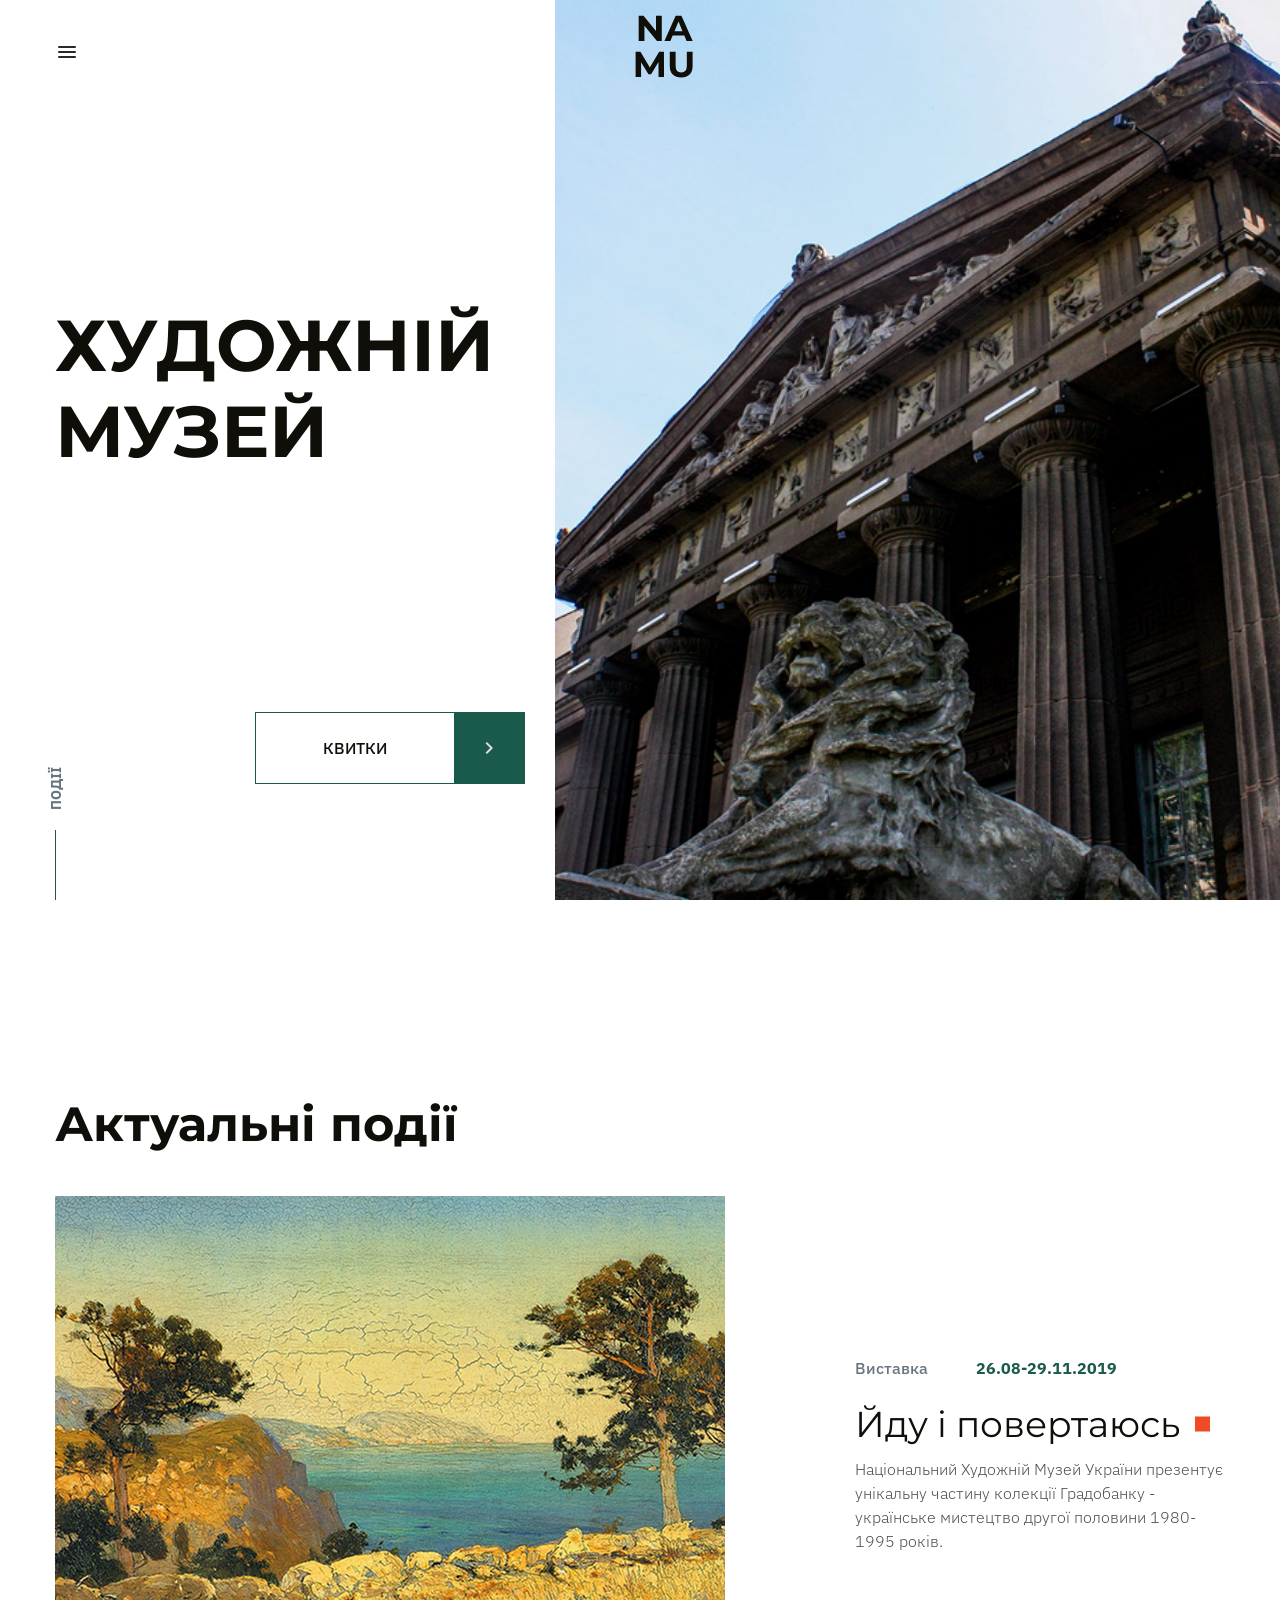
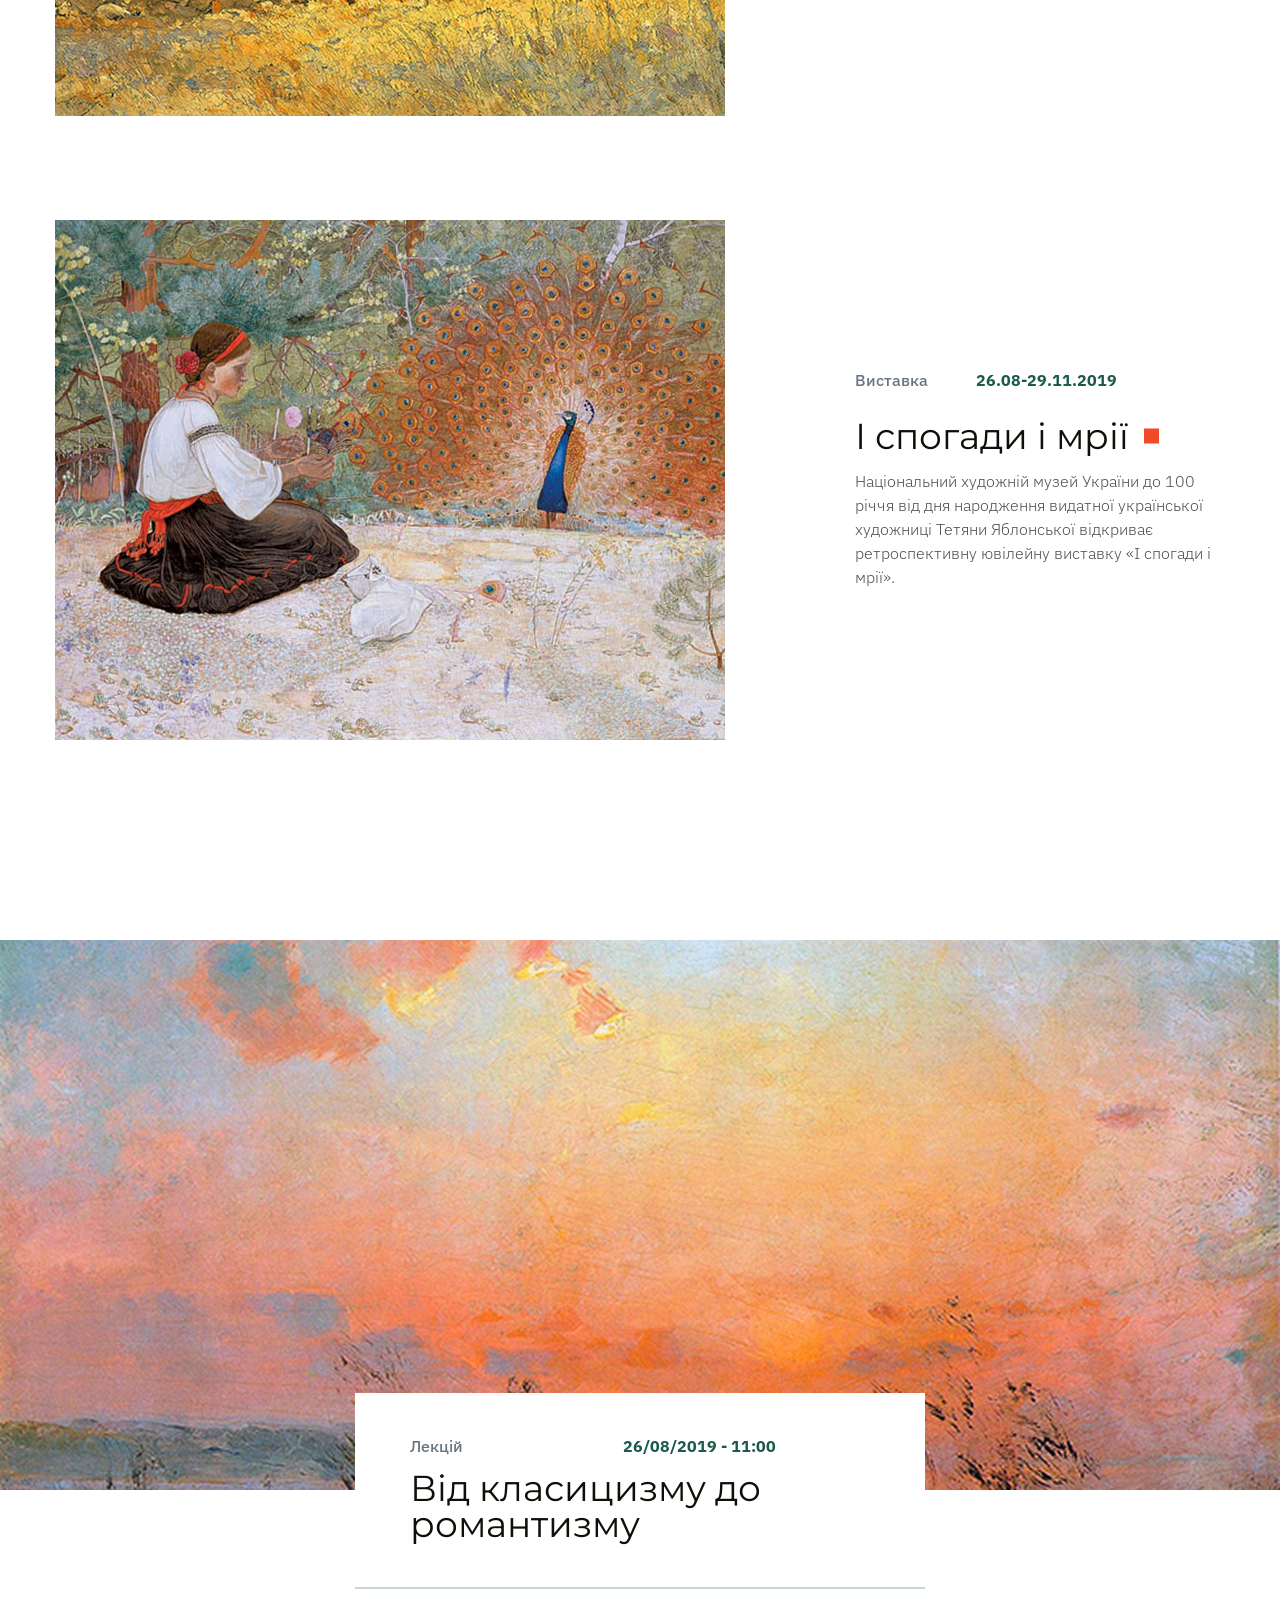
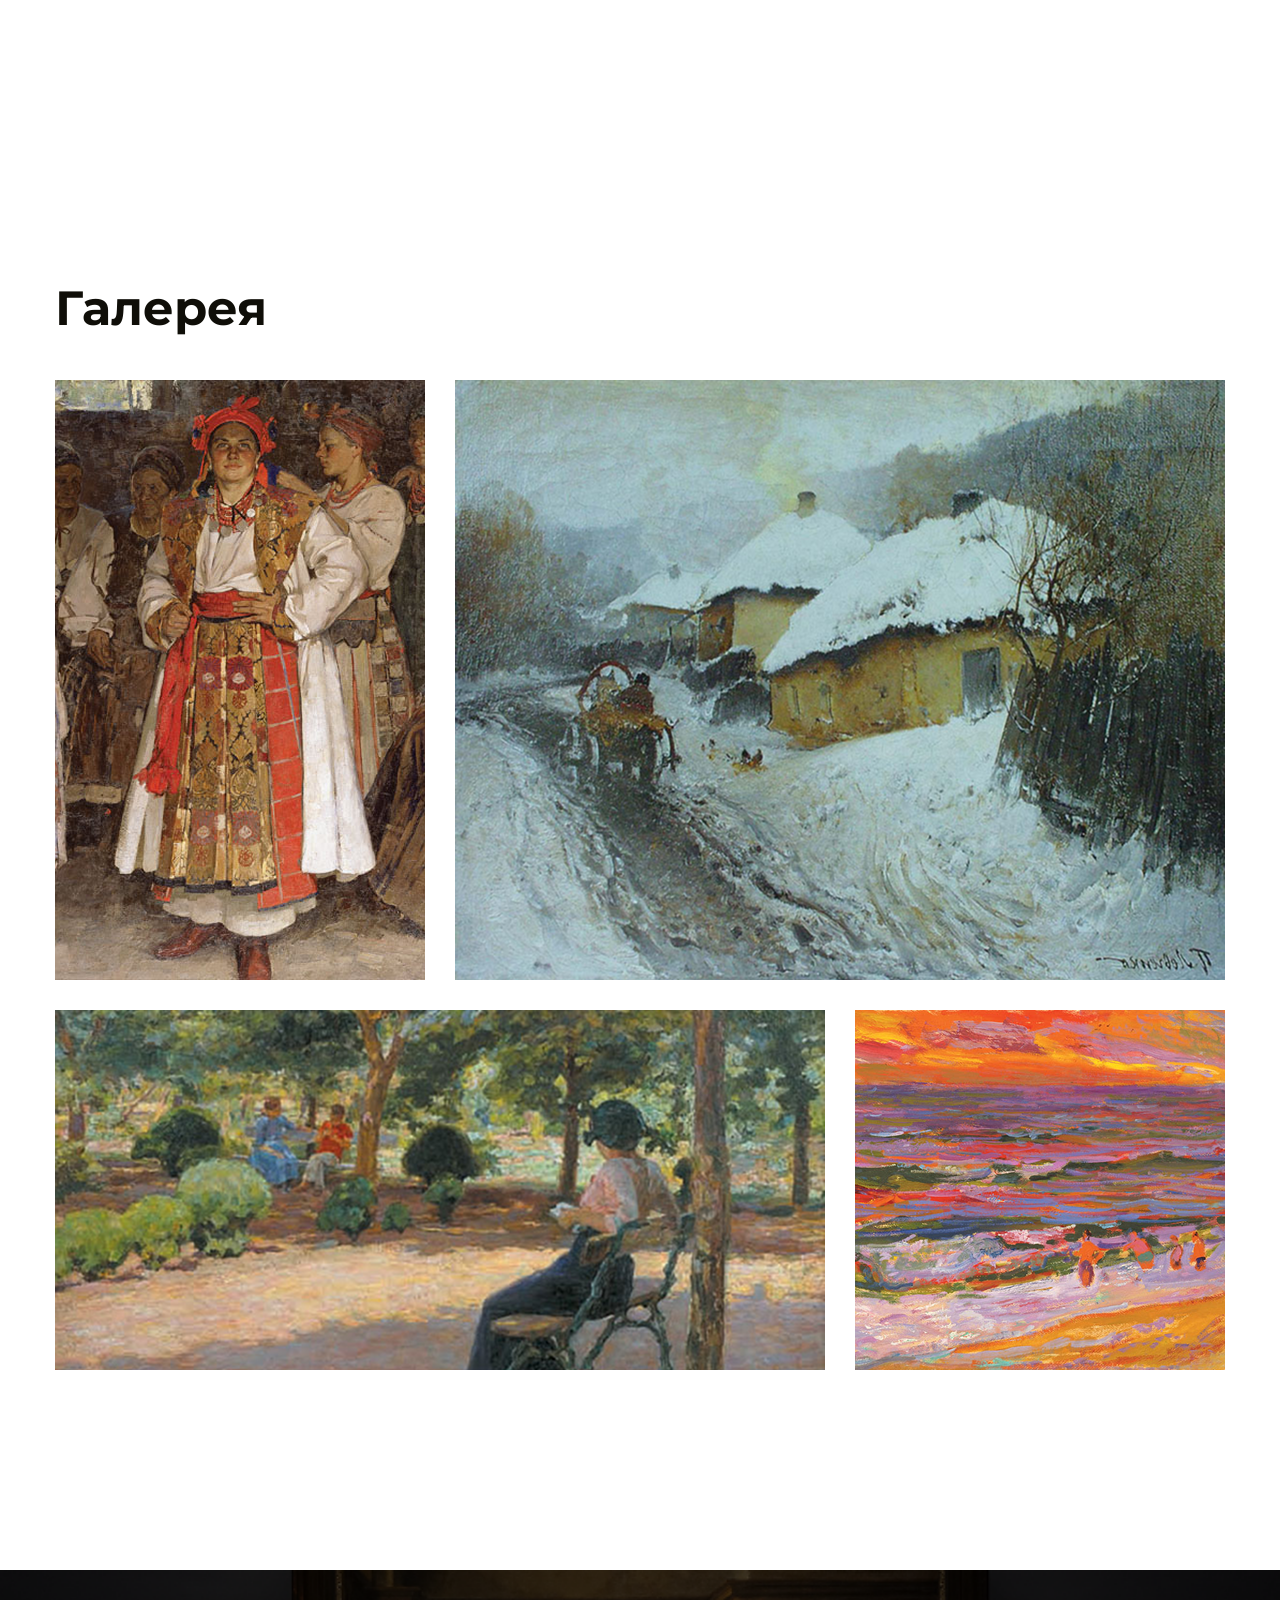
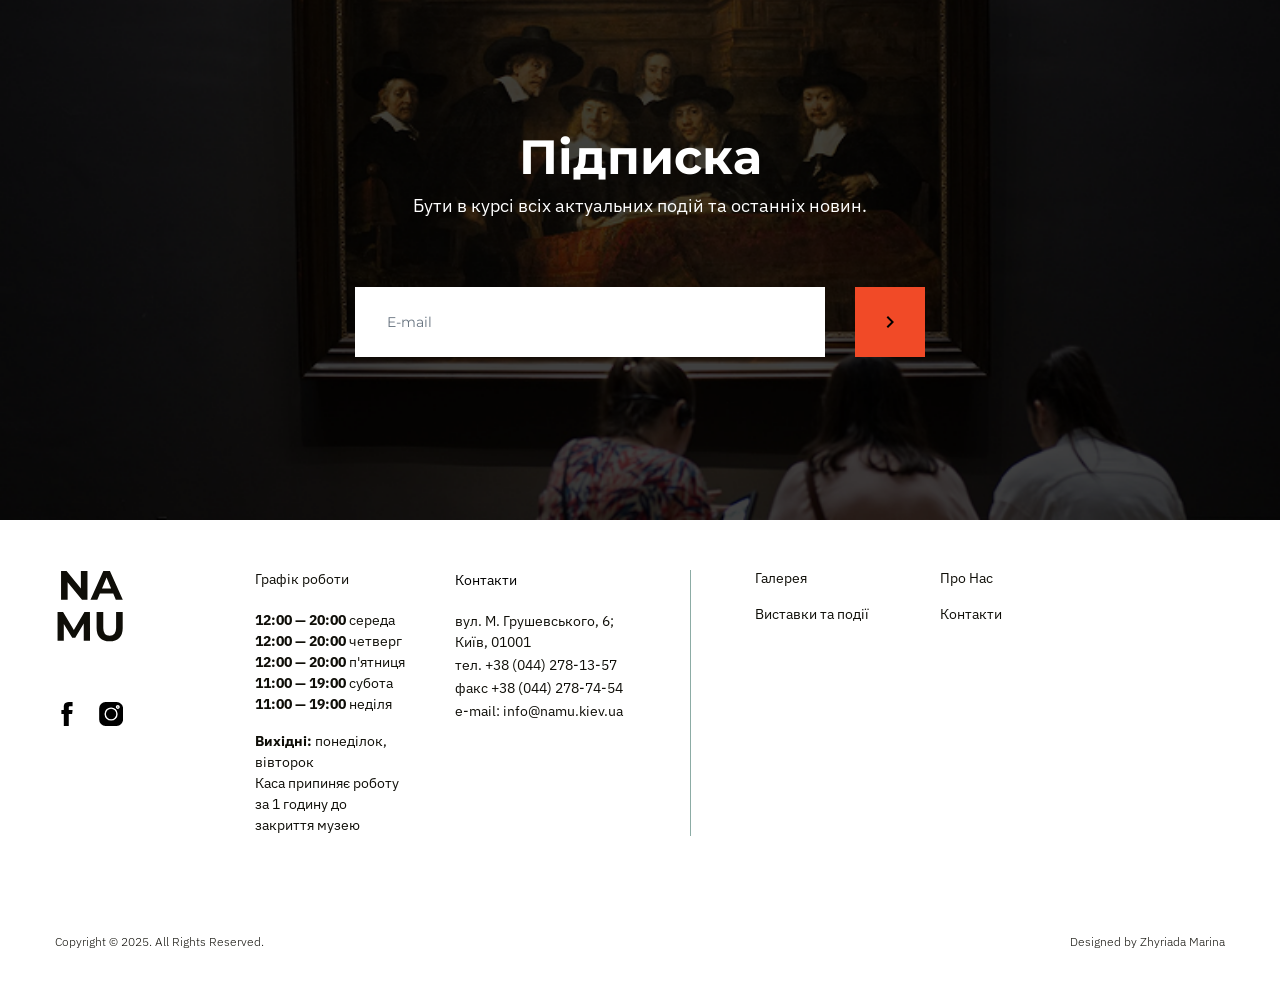
<file: index.html>
<!DOCTYPE html><html lang=en class=page><link rel=stylesheet href=Museum.fde1c7c9.css><meta charset=UTF-8><meta name=viewport content="width=device-width, initial-scale=1.0"><title>NAMU</title><link rel=stylesheet href=Museum.2abd8e80.css><link rel=icon type=image/svg href=NA%20MU.80e501b5.svg><body class=page__body>
    <header class=header>
      <div class=header__left-side>
        <div class="header__burger header__burger--desktop">
          <a href=#menu class="icon icon--burger"></a>
        </div>

        <h1 class=header__text-logo>ХУДОЖНІЙ МУЗЕЙ</h1>
        <div class=header__tickets-events>
          <a href=#actual-events class=header__button>
            <p class=header__tickets>Квитки</p>
            <div class=header__interaction></div>
          </a>
          <a href=#actual-events class=header__events></a>
        </div>
      </div>
      <div class=header__right-side>
        <div class=header__up-side>
          <div class="header__burger header__burger--mobile">
            <a href=#menu class="icon icon--burger"></a>
          </div>
          <a href=# class=header__logo>
            <img src=NA%20MU.80e501b5.svg alt=NAMU>
          </a>
          <div></div>
        </div>
      </div>
    </header>
    <aside class=page__menu id=menu>
      <div class=menu>
        <div class=container>
          <div class=menu__content>
            <div class=menu__left-side>
              <a href=# class="icon icon--close menu__close"></a>
              <nav aria-label="Головне меню" class="nav nav--header">
                <ul class="nav__list nav__list--header">
                  <li class=nav__item>
                    <a class="nav__link nav__link--header" href=#gallery>
                      Галерея
                    </a>
                  </li>
                  <li class=nav__item>
                    <a class="nav__link nav__link--header" href=#actual-events>
                      Виставки та події
                    </a>
                  </li>
                </ul>
                <ul class="nav__list nav__list--header">
                  <li class=nav__item>
                    <a class="nav__link nav__link--header" href=#about-us>
                      Про Нас
                    </a>
                  </li>
                  <li class=nav__item>
                    <a class="nav__link nav__link--header" href=#contacts>
                      Контакти
                    </a>
                  </li>
                </ul>
              </nav>
            </div>
            <div class=menu__center-side></div>
            <div class="menu__right-side schedule">
              <div class=schedule__top>Графік роботи</div>
              <div class="schedule__bottom schedule__bottom--header">
                <div class=schedule__work-days>
                  <p>
                    <strong>12:00 — 20:00</strong>
                    <span class=schedule__time-day>середа</span>
                  </p>
                  <p>
                    <strong>12:00 — 20:00</strong>
                    <span class=schedule__time-day>четверг</span>
                  </p>
                  <p>
                    <strong>12:00 — 20:00</strong>
                    <span class=schedule__time-day>п'ятниця</span>
                  </p>
                  <p>
                    <strong>11:00 — 19:00</strong>
                    <span class=schedule__time-day>субота</span>
                  </p>
                  <p>
                    <strong>11:00 — 19:00</strong>
                    <span class=schedule__time-day>неділя</span>
                  </p>
                </div>
                <div class=schedule__days-off>
                  <p>
                    <strong>Вихідні:</strong>
                    понеділок, вівторок
                  </p>
                  <p>Каса припиняє роботу за 1 годину до закриття музею</p>
                </div>
              </div>
            </div>
          </div>
        </div>
      </div>
    </aside>
    <main class=main>
      <section class="actual-events section" id=actual-events>
        <div class=container>
          <h2 class=section__title>Актуальні події</h2>
          <div class=actual-events__content>
            <article class=actual-events__event>
              <a href=# class=event>
                <img src=go-and-back.ac3e4b58.png alt="Виставка: Йду і повертаюсь" class=event__photo>
                <div class=event__details>
                  <div class=event__details-content>
                    <div class=event__dates>
                      <p class=event__label>Виставка</p>
                      <p class=event__date>26.08-29.11.2019</p>
                    </div>
                    <h3 class=event__title>Йду і повертаюсь</h3>
                    <p class=event__info>
                      Національний Художній Музей України презентує унікальну
                      частину колекції Градобанку - українське мистецтво другої
                      половини 1980-1995 років.
                    </p>
                  </div>
                </div>
              </a>
            </article>
            <article class=actual-events__event>
              <a href=# class=event>
                <img src=memories-and-dream.3175f1c1.png alt="Виставка: І спогади і мрії" class=event__photo>
                <div class=event__details>
                  <div class=event__details-content>
                    <div class=event__dates>
                      <p class=event__label>Виставка</p>
                      <p class=event__date>26.08-29.11.2019</p>
                    </div>
                    <h3 class=event__title>І спогади і мрії</h3>
                    <p class=event__info>
                      Національний художній музей України до 100 річчя від дня
                      народження видатної української художниці Тетяни
                      Яблонської відкриває ретроспективну ювілейну виставку «І
                      спогади і мрії».
                    </p>
                  </div>
                </div>
              </a>
            </article>
          </div>
        </div>
      </section>
      <section class="lection section">
        <div class=lection__photo></div>
        <div class="container lection__content">
          <article class=lection__details>
            <div class=lection__data>
              <p class=lection__label>Лекцій</p>
              <p class=lection__date>26/08/2019 - 11:00</p>
            </div>
            <h3 class=lection__title>Від класицизму до романтизму</h3>
          </article>
        </div>
      </section>

      <section id=gallery class="gallery section">
        <div class=container>
          <h2 class=section__title>Галерея</h2>
          <div class=gallery__content>
            <img src=ukraine-woman.2ef269ee.png alt=ukraine-woman class="gallery__photo gallery__photo--short gallery__photo--tall">
            <img src=home.cde4d4a1.png alt=home class="gallery__photo gallery__photo--long gallery__photo--tall">
            <img src=chair.9b63fbb7.png alt=chair class="gallery__photo gallery__photo--long gallery__photo--small">
            <img src=sea.ba88921f.png alt=sea class="gallery__photo gallery__photo--short gallery__photo--small">
          </div>
          <div class=swiper>
            <div class=swiper-wrapper>
              <div class=swiper-slide>
                <img src=ukraine-woman.2ef269ee.png alt=ukraine-woman class=swiper__photo>
              </div>

              <div class=swiper-slide>
                <img src=home.cde4d4a1.png alt=home class=swiper__photo>
              </div>

              <div class=swiper-slide>
                <img src=chair.9b63fbb7.png alt=chair class=swiper__photo>
              </div>

              <div class=swiper-slide>
                <img src=sea.ba88921f.png alt=sea class=swiper__photo>
              </div>
            </div>
            <div class=swiper-pagination></div>
          </div>
        </div>
      </section>
      <section id=about-us class="section subscription">
        <div class=container>
          <div class=subscription__content>
            <form class=subscription__form method=post onsubmit="this.reset(); return false;">
              <h2 class=subscription__title>Підписка</h2>
              <p class=subscription__info>
                Бути в курсі всіх актуальних подій та останніх новин.
              </p>
              <div class=subscription__email>
                <input class=subscription__input type=email required placeholder=E-mail name=email>
                <button class=subscription__target></button>
              </div>
            </form>
          </div>
        </div>
      </section>
    </main>
    <footer class=footer>
      <div class=container>
        <div class=footer__content>
          <div class=footer__logo-socials>
            <a href=# class=footser__logo-link>
              <img class=footer__logo src=NA%20MU.80e501b5.svg alt=NAMU>
            </a>
            <div class=footer__socials>
              <a href=https://www.facebook.com/ class="icon icon--facebook" target=_blank></a>
              <a href=https://www.instagram.com/ class="icon icon--instagram" target=_blank></a>
            </div>
          </div>
          <div class="footer__schedule schedule">
            <div class=schedule__top>Графік роботи</div>
            <div class=schedule__bottom>
              <div class=schedule__work-days>
                <p>
                  <strong>12:00 — 20:00</strong>
                  <span class=schedule__time-day>середа</span>
                </p>
                <p>
                  <strong>12:00 — 20:00</strong>
                  <span class=schedule__time-day>четверг</span>
                </p>
                <p>
                  <strong>12:00 — 20:00</strong>
                  <span class=schedule__time-day>п'ятниця</span>
                </p>
                <p>
                  <strong>11:00 — 19:00</strong>
                  <span class=schedule__time-day>субота</span>
                </p>
                <p>
                  <strong>11:00 — 19:00</strong>
                  <span class=schedule__time-day>неділя</span>
                </p>
              </div>
              <div class=schedule__days-off>
                <p>
                  <strong>Вихідні:</strong>
                  понеділок, вівторок
                </p>
                <p>Каса припиняє роботу за 1 годину до закриття музею</p>
              </div>
            </div>
          </div>
          <div id=contacts class=footer__contact>
            <div class=footer__contant-top>Контакти</div>
            <div class=footer__contact-info>
              <a href="https://www.google.com/maps/place/вулиця+Михайла+Грушевського,+6,+Київ,+02000/data=!4m2!3m1!1s0x40d4ce52445a8315:0x5e30ef474eddac89?sa=X&amp;ved=1t:242&amp;ictx=111" target=_blank class=footer__contact-data>
                вул. М. Грушевського, 6; Київ, 01001
              </a>
              <a href="tel:+38 (044) 278-13-57" class=footer__contact-data>
                тел. +38 (044) 278-13-57
              </a>
              <a href="tel:+38 (044) 278-74-54" class=footer__contact-data>
                факс +38 (044) 278-74-54
              </a>
              <a href=mailto:info@namu.kiev.ua class="footer__contact-data footer__contact-data--email">
                e-mail: info@namu.kiev.ua
              </a>
            </div>
            <a href=# class=footer__go-up></a>
          </div>
          <div class=footer__center></div>
          <nav aria-label="Навігація у футері" class="footer__nav nav nav--footer">
            <ul class="nav__list nav__list--footer">
              <li class=nav__item>
                <a class="nav__link nav__link--footer" href=#gallery>
                  Галерея
                </a>
              </li>
              <li class=nav__item>
                <a class="nav__link nav__link--footer" href=#actual-events>
                  Виставки та події
                </a>
              </li>
            </ul>
            <ul class="nav__list nav__list--footer">
              <li class=nav__item>
                <a class="nav__link nav__link--footer" href=#about-us>
                  Про Нас
                </a>
              </li>
              <li class=nav__item>
                <a class="nav__link nav__link--footer" href=#contacts>
                  Контакти
                </a>
              </li>
            </ul>
          </nav>
          <div class=footer__adition-info>
            <p class=footer__designed>Designed by Zhyriada Marina</p>
            <p class=footer__copyright>
              Copyright © 2025. All Rights Reserved.
            </p>
          </div>
        </div>
      </div>
    </footer>
    <script src=https://cdn.jsdelivr.net/npm/swiper@10/swiper-bundle.min.js></script>
    <script src=Museum.5bed5013.js defer nomodule></script><script src=Museum.63e7c05f.js type=module defer></script>
</file>
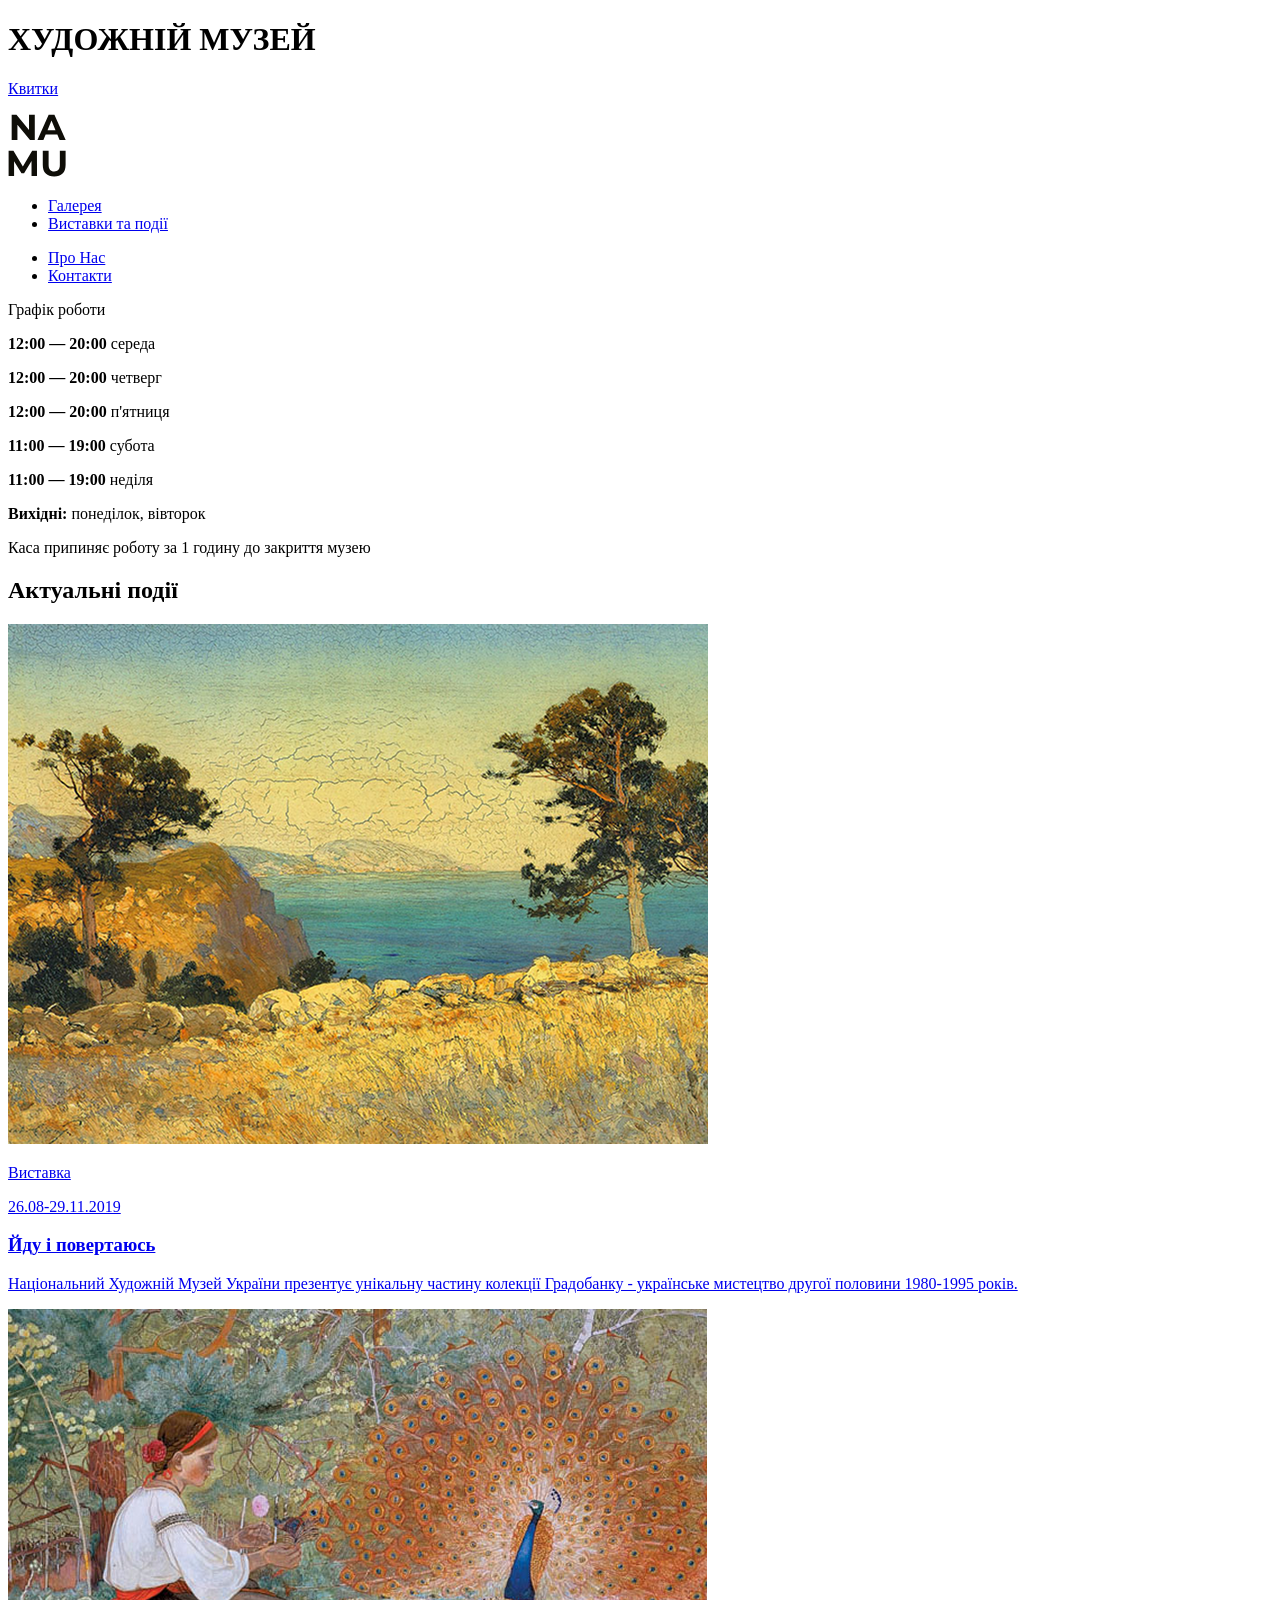
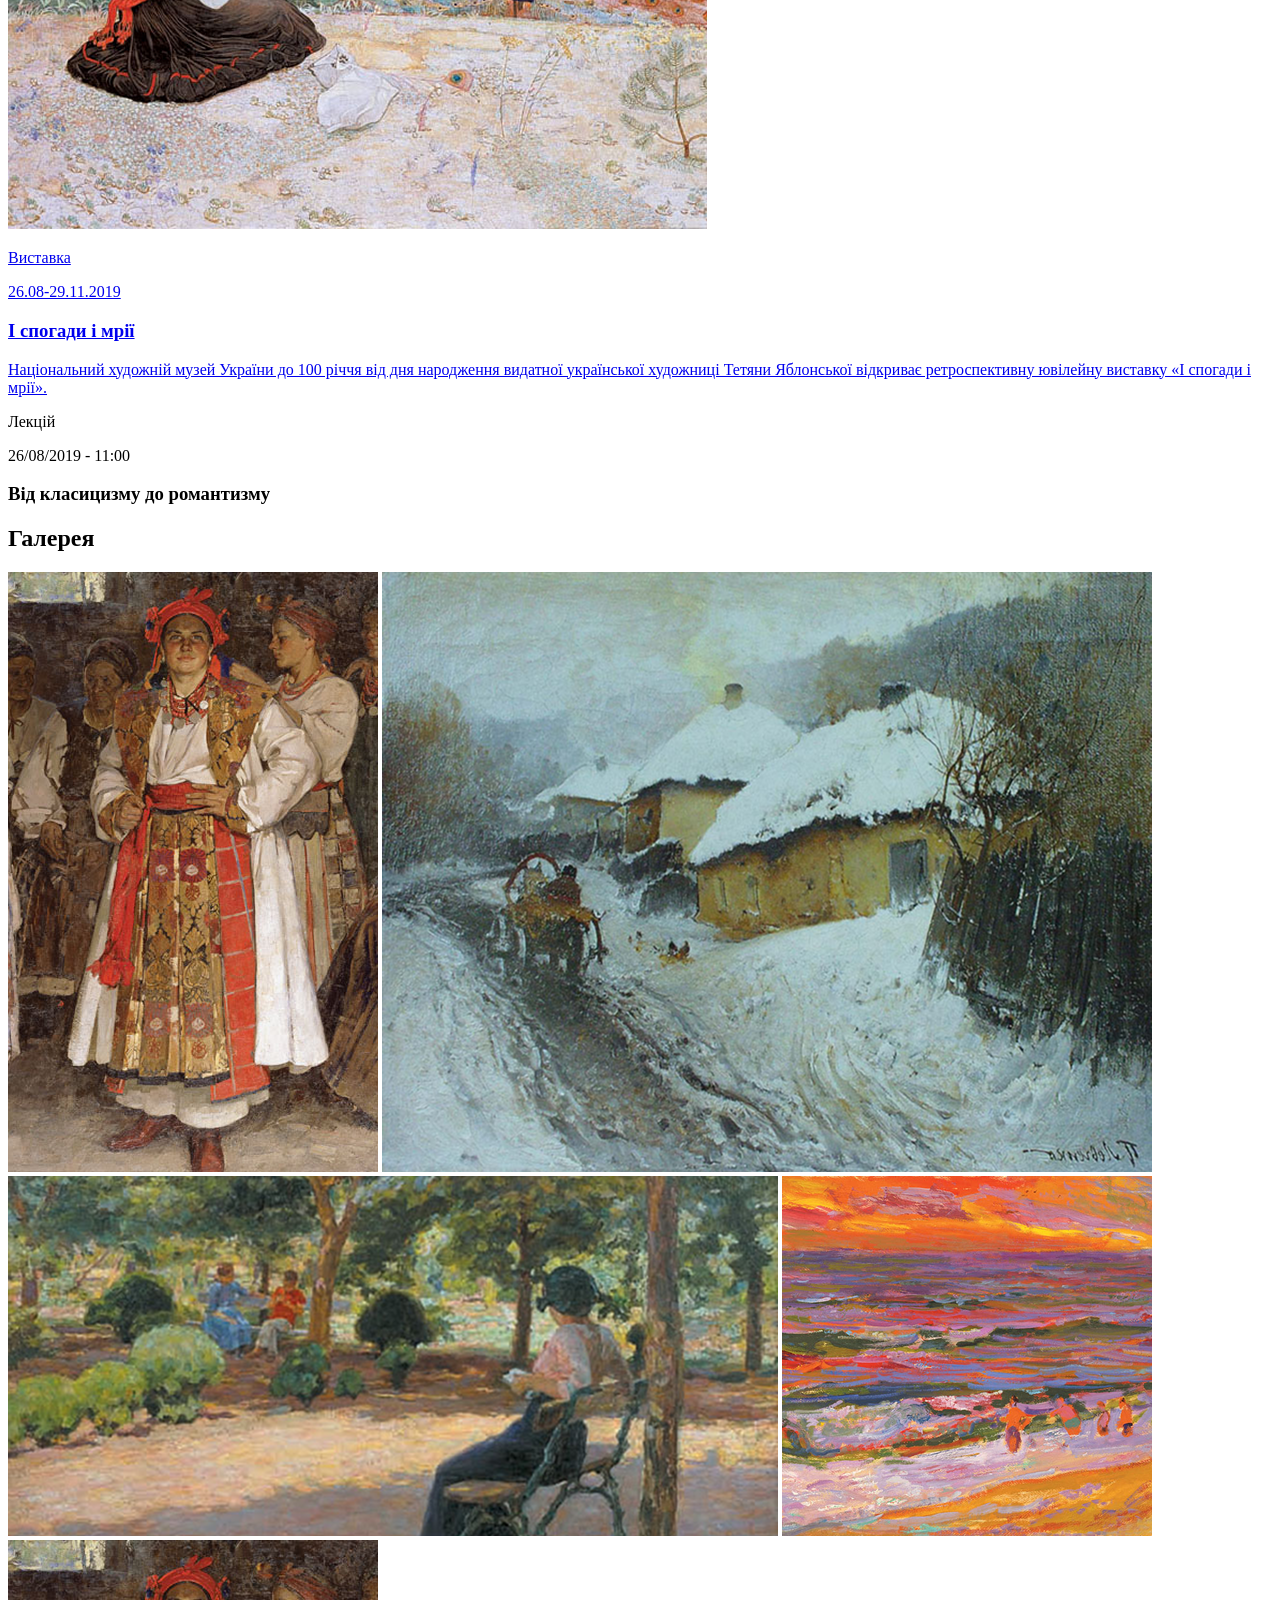
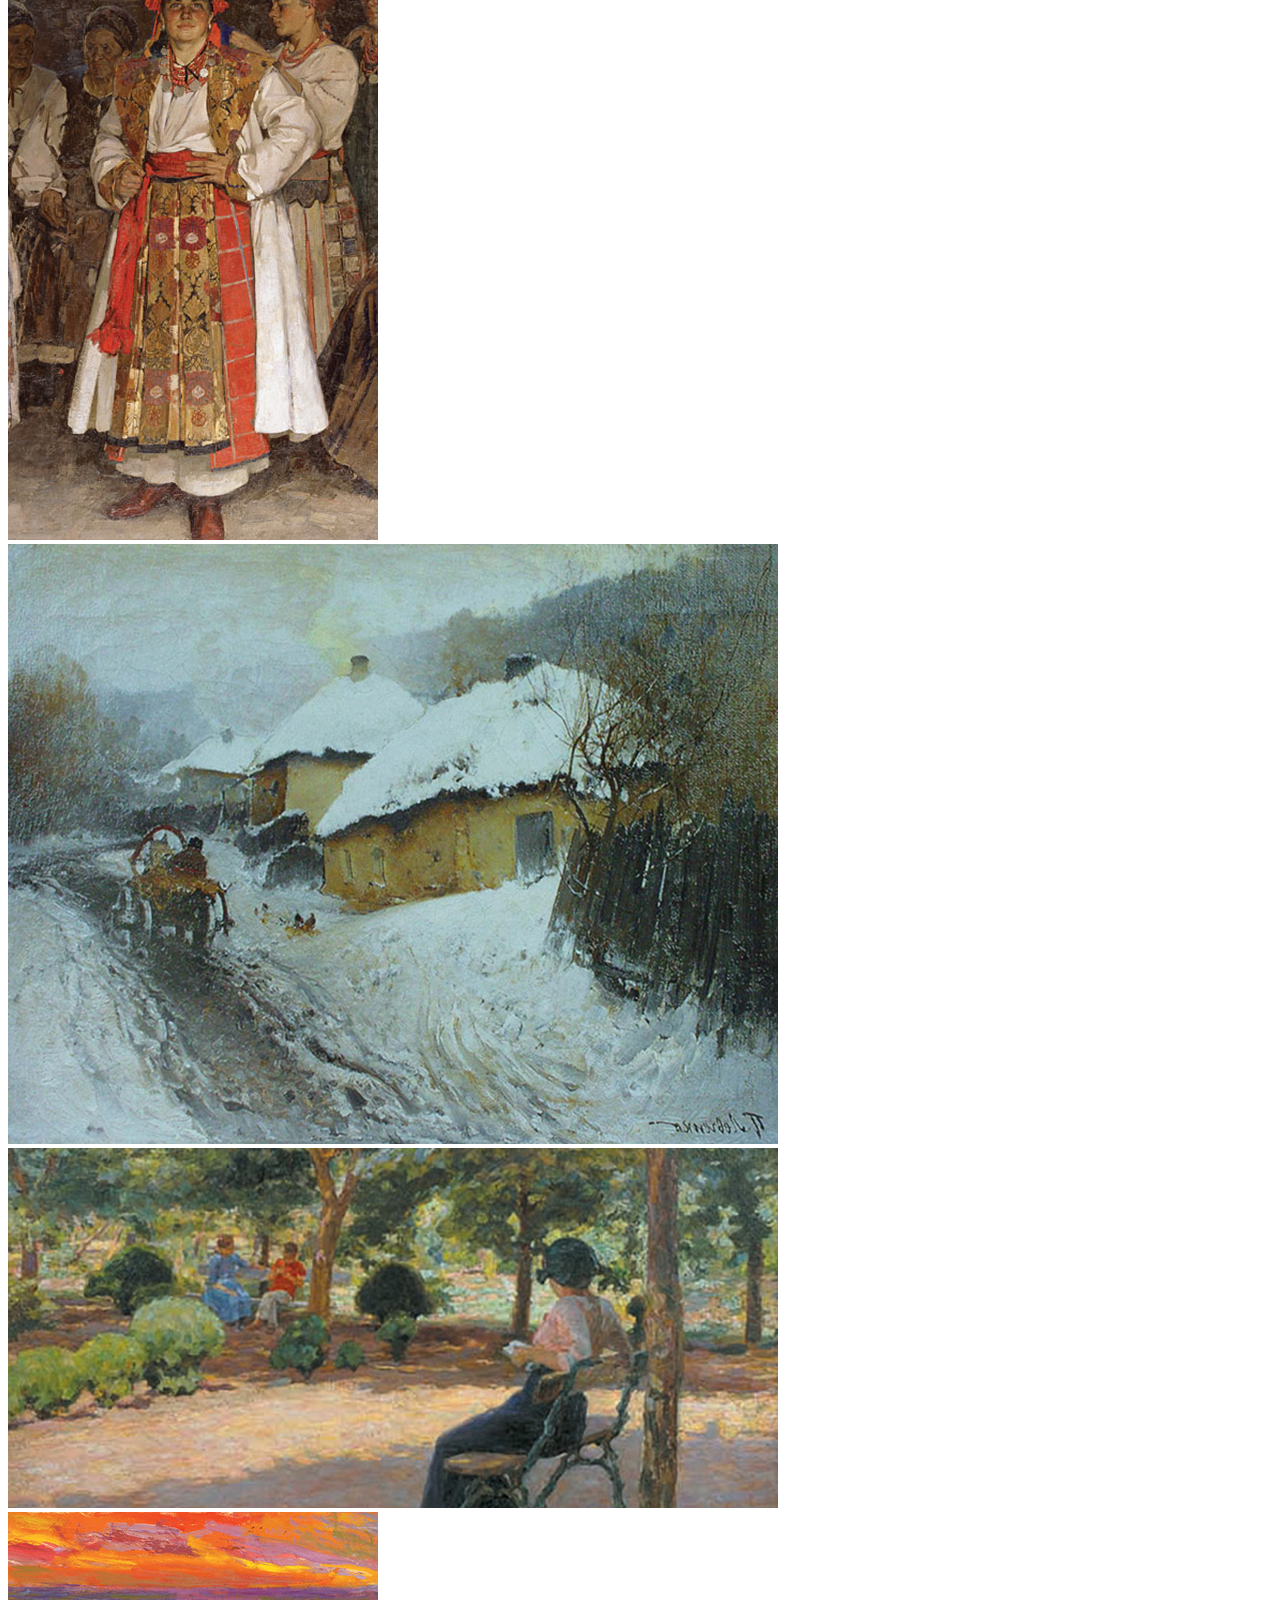
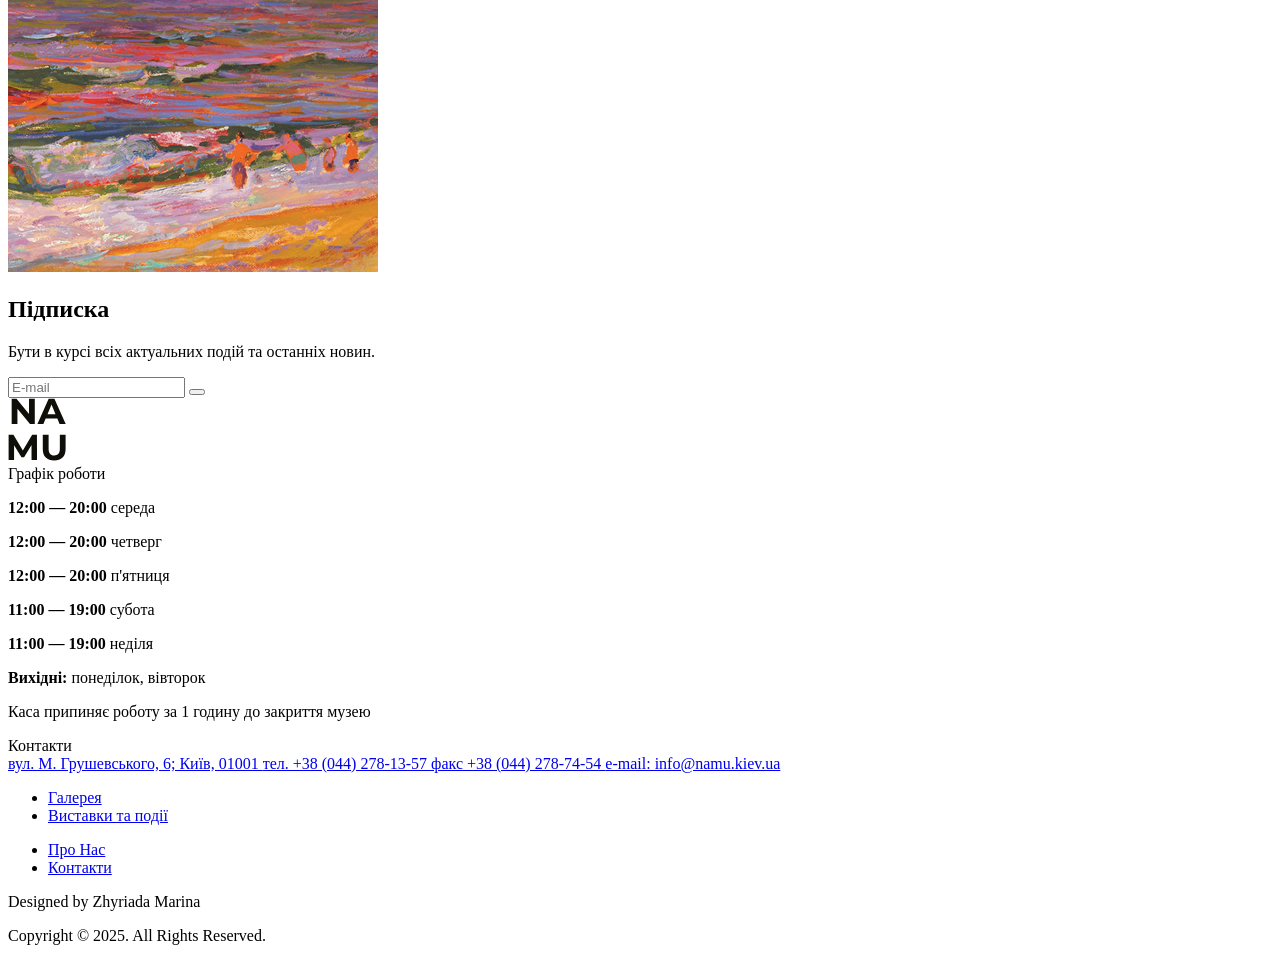
<file: src/index.html>
<!doctype html>
<html
  lang="en"
  class="page"
>
  <head>
    <meta charset="UTF-8" />
    <meta
      name="viewport"
      content="width=device-width, initial-scale=1.0"
    />
    <title>NAMU</title>
    <link
      rel="stylesheet"
      href="./styles/main.scss"
    />
    <link
      rel="icon"
      type="image/svg"
      href="images/icons/NA MU.svg"
    />
  </head>
  <body class="page__body">
    <header class="header">
      <div class="header__left-side">
        <div class="header__burger header__burger--desktop">
          <a
            href="#menu"
            class="icon icon--burger"
          ></a>
        </div>

        <h1 class="header__text-logo">ХУДОЖНІЙ МУЗЕЙ</h1>
        <div class="header__tickets-events">
          <a
            href="#actual-events "
            class="header__button"
          >
            <p class="header__tickets">Квитки</p>
            <div class="header__interaction"></div>
          </a>
          <a
            href="#actual-events"
            class="header__events"
          ></a>
        </div>
      </div>
      <div class="header__right-side">
        <div class="header__up-side">
          <div class="header__burger header__burger--mobile">
            <a
              href="#menu"
              class="icon icon--burger"
            ></a>
          </div>
          <a
            href="#"
            class="header__logo"
          >
            <img
              src="./images/Icons/NA MU.svg"
              alt="NAMU"
            />
          </a>
          <div></div>
        </div>
      </div>
    </header>
    <aside
      class="page__menu"
      id="menu"
    >
      <div class="menu">
        <div class="container">
          <div class="menu__content">
            <div class="menu__left-side">
              <a
                href="#"
                class="menu__close icon icon--close"
              ></a>
              <nav
                aria-label="Головне меню"
                class="nav nav--header"
              >
                <ul class="nav__list nav__list--header">
                  <li class="nav__item">
                    <a
                      class="nav__link nav__link--header"
                      href="#gallery"
                    >
                      Галерея
                    </a>
                  </li>
                  <li class="nav__item">
                    <a
                      class="nav__link nav__link--header"
                      href="#actual-events"
                    >
                      Виставки та події
                    </a>
                  </li>
                </ul>
                <ul class="nav__list nav__list--header">
                  <li class="nav__item">
                    <a
                      class="nav__link nav__link--header"
                      href="#about-us"
                    >
                      Про Нас
                    </a>
                  </li>
                  <li class="nav__item">
                    <a
                      class="nav__link nav__link--header"
                      href="#contacts"
                    >
                      Контакти
                    </a>
                  </li>
                </ul>
              </nav>
            </div>
            <div class="menu__center-side"></div>
            <div class="menu__right-side schedule">
              <div class="schedule__top">Графік роботи</div>
              <div class="schedule__bottom schedule__bottom--header">
                <div class="schedule__work-days">
                  <p>
                    <strong>12:00 — 20:00</strong>
                    <span class="schedule__time-day">середа</span>
                  </p>
                  <p>
                    <strong>12:00 — 20:00</strong>
                    <span class="schedule__time-day">четверг</span>
                  </p>
                  <p>
                    <strong>12:00 — 20:00</strong>
                    <span class="schedule__time-day">п'ятниця</span>
                  </p>
                  <p>
                    <strong>11:00 — 19:00</strong>
                    <span class="schedule__time-day">субота</span>
                  </p>
                  <p>
                    <strong>11:00 — 19:00</strong>
                    <span class="schedule__time-day">неділя</span>
                  </p>
                </div>
                <div class="schedule__days-off">
                  <p>
                    <strong>Вихідні:</strong>
                    понеділок, вівторок
                  </p>
                  <p>Каса припиняє роботу за 1 годину до закриття музею</p>
                </div>
              </div>
            </div>
          </div>
        </div>
      </div>
    </aside>
    <main class="main">
      <section
        class="section actual-events"
        id="actual-events"
      >
        <div class="container">
          <h2 class="section__title">Актуальні події</h2>
          <div class="actual-events__content">
            <article class="actual-events__event">
              <a
                href="#"
                class="event"
              >
                <img
                  src="./images/actual-events/go-and-back.png"
                  alt="Виставка: Йду і повертаюсь"
                  class="event__photo"
                />
                <div class="event__details">
                  <div class="event__details-content">
                    <div class="event__dates">
                      <p class="event__label">Виставка</p>
                      <p class="event__date">26.08-29.11.2019</p>
                    </div>
                    <h3 class="event__title">Йду і повертаюсь</h3>
                    <p class="event__info">
                      Національний Художній Музей України презентує унікальну
                      частину колекції Градобанку - українське мистецтво другої
                      половини 1980-1995 років.
                    </p>
                  </div>
                </div>
              </a>
            </article>
            <article class="actual-events__event">
              <a
                href="#"
                class="event"
              >
                <img
                  src="./images/actual-events/memories-and-dream.png"
                  alt="Виставка: І спогади і мрії"
                  class="event__photo"
                />
                <div class="event__details">
                  <div class="event__details-content">
                    <div class="event__dates">
                      <p class="event__label">Виставка</p>
                      <p class="event__date">26.08-29.11.2019</p>
                    </div>
                    <h3 class="event__title">І спогади і мрії</h3>
                    <p class="event__info">
                      Національний художній музей України до 100 річчя від дня
                      народження видатної української художниці Тетяни
                      Яблонської відкриває ретроспективну ювілейну виставку «І
                      спогади і мрії».
                    </p>
                  </div>
                </div>
              </a>
            </article>
          </div>
        </div>
      </section>
      <section class="section lection">
        <div class="lection__photo"></div>
        <div class="container lection__content">
          <article class="lection__details">
            <div class="lection__data">
              <p class="lection__label">Лекцій</p>
              <p class="lection__date">26/08/2019 - 11:00</p>
            </div>
            <h3 class="lection__title">Від класицизму до романтизму</h3>
          </article>
        </div>
      </section>

      <section
        id="gallery"
        class="section gallery"
      >
        <div class="container">
          <h2 class="section__title">Галерея</h2>
          <div class="gallery__content">
            <img
              src="./images/galery/ukraine-woman.png"
              alt="ukraine-woman"
              class="gallery__photo gallery__photo--short gallery__photo--tall"
            />
            <img
              src="./images/galery/home.png"
              alt="home"
              class="gallery__photo gallery__photo--long gallery__photo--tall"
            />
            <img
              src="./images/galery/chair.png"
              alt="chair"
              class="gallery__photo gallery__photo--long gallery__photo--small"
            />
            <img
              src="./images/galery/sea.png"
              alt="sea"
              class="gallery__photo gallery__photo--short gallery__photo--small"
            />
          </div>
          <div class="swiper">
            <div class="swiper-wrapper">
              <div class="swiper-slide">
                <img
                  src="./images/galery/ukraine-woman.png"
                  alt="ukraine-woman"
                  class="swiper__photo"
                />
              </div>

              <div class="swiper-slide">
                <img
                  src="./images/galery/home.png"
                  alt="home"
                  class="swiper__photo"
                />
              </div>

              <div class="swiper-slide">
                <img
                  src="./images/galery/chair.png"
                  alt="chair"
                  class="swiper__photo"
                />
              </div>

              <div class="swiper-slide">
                <img
                  src="./images/galery/sea.png"
                  alt="sea"
                  class="swiper__photo"
                />
              </div>
            </div>
            <div class="swiper-pagination"></div>
          </div>
        </div>
      </section>
      <section
        id="about-us"
        class="section subscription"
      >
        <div class="container">
          <div class="subscription__content">
            <form
              class="subscription__form"
              method="post"
              onsubmit="this.reset(); return false;"
            >
              <h2 class="subscription__title">Підписка</h2>
              <p class="subscription__info">
                Бути в курсі всіх актуальних подій та останніх новин.
              </p>
              <div class="subscription__email">
                <input
                  class="subscription__input"
                  type="email"
                  required
                  placeholder="E-mail"
                  name="email"
                />
                <button class="subscription__target"></button>
              </div>
            </form>
          </div>
        </div>
      </section>
    </main>
    <footer class="footer">
      <div class="container">
        <div class="footer__content">
          <div class="footer__logo-socials">
            <a
              href="#"
              class="footser__logo-link"
            >
              <img
                class="footer__logo"
                src="./images/Icons/NA MU.svg"
                alt="NAMU"
              />
            </a>
            <div class="footer__socials">
              <a
                href="https://www.facebook.com/"
                class="icon icon--facebook"
                target="_blank"
              ></a>
              <a
                href="https://www.instagram.com/"
                class="icon icon--instagram"
                target="_blank"
              ></a>
            </div>
          </div>
          <div class="footer__schedule schedule">
            <div class="schedule__top">Графік роботи</div>
            <div class="schedule__bottom">
              <div class="schedule__work-days">
                <p>
                  <strong>12:00 — 20:00</strong>
                  <span class="schedule__time-day">середа</span>
                </p>
                <p>
                  <strong>12:00 — 20:00</strong>
                  <span class="schedule__time-day">четверг</span>
                </p>
                <p>
                  <strong>12:00 — 20:00</strong>
                  <span class="schedule__time-day">п'ятниця</span>
                </p>
                <p>
                  <strong>11:00 — 19:00</strong>
                  <span class="schedule__time-day">субота</span>
                </p>
                <p>
                  <strong>11:00 — 19:00</strong>
                  <span class="schedule__time-day">неділя</span>
                </p>
              </div>
              <div class="schedule__days-off">
                <p>
                  <strong>Вихідні:</strong>
                  понеділок, вівторок
                </p>
                <p>Каса припиняє роботу за 1 годину до закриття музею</p>
              </div>
            </div>
          </div>
          <div
            id="contacts"
            class="footer__contact"
          >
            <div class="footer__contant-top">Контакти</div>
            <div class="footer__contact-info">
              <a
                href="https://www.google.com/maps/place/вулиця+Михайла+Грушевського,+6,+Київ,+02000/data=!4m2!3m1!1s0x40d4ce52445a8315:0x5e30ef474eddac89?sa=X&ved=1t:242&ictx=111"
                target="_blank"
                class="footer__contact-data"
              >
                вул. М. Грушевського, 6; Київ, 01001
              </a>
              <a
                href="tel:+38 (044) 278-13-57"
                class="footer__contact-data"
              >
                тел. +38 (044) 278-13-57
              </a>
              <a
                href="tel:+38 (044) 278-74-54"
                class="footer__contact-data"
              >
                факс +38 (044) 278-74-54
              </a>
              <a
                href="mailto:info@namu.kiev.ua"
                class="footer__contact-data footer__contact-data--email"
              >
                e-mail: info@namu.kiev.ua
              </a>
            </div>
            <a
              href="#"
              class="footer__go-up"
            ></a>
          </div>
          <div class="footer__center"></div>
          <nav
            aria-label="Навігація у футері"
            class="footer__nav nav nav--footer"
          >
            <ul class="nav__list nav__list--footer">
              <li class="nav__item">
                <a
                  class="nav__link nav__link--footer"
                  href="#gallery"
                >
                  Галерея
                </a>
              </li>
              <li class="nav__item">
                <a
                  class="nav__link nav__link--footer"
                  href="#actual-events"
                >
                  Виставки та події
                </a>
              </li>
            </ul>
            <ul class="nav__list nav__list--footer">
              <li class="nav__item">
                <a
                  class="nav__link nav__link--footer"
                  href="#about-us"
                >
                  Про Нас
                </a>
              </li>
              <li class="nav__item">
                <a
                  class="nav__link nav__link--footer"
                  href="#contacts"
                >
                  Контакти
                </a>
              </li>
            </ul>
          </nav>
          <div class="footer__adition-info">
            <p class="footer__designed">Designed by Zhyriada Marina</p>
            <p class="footer__copyright">
              Copyright © 2025. All Rights Reserved.
            </p>
          </div>
        </div>
      </div>
    </footer>
    <script src="https://cdn.jsdelivr.net/npm/swiper@10/swiper-bundle.min.js"></script>
    <script
      src="scripts/main.js"
      type="module"
      defer
    ></script>
  </body>
</html>
</file>
